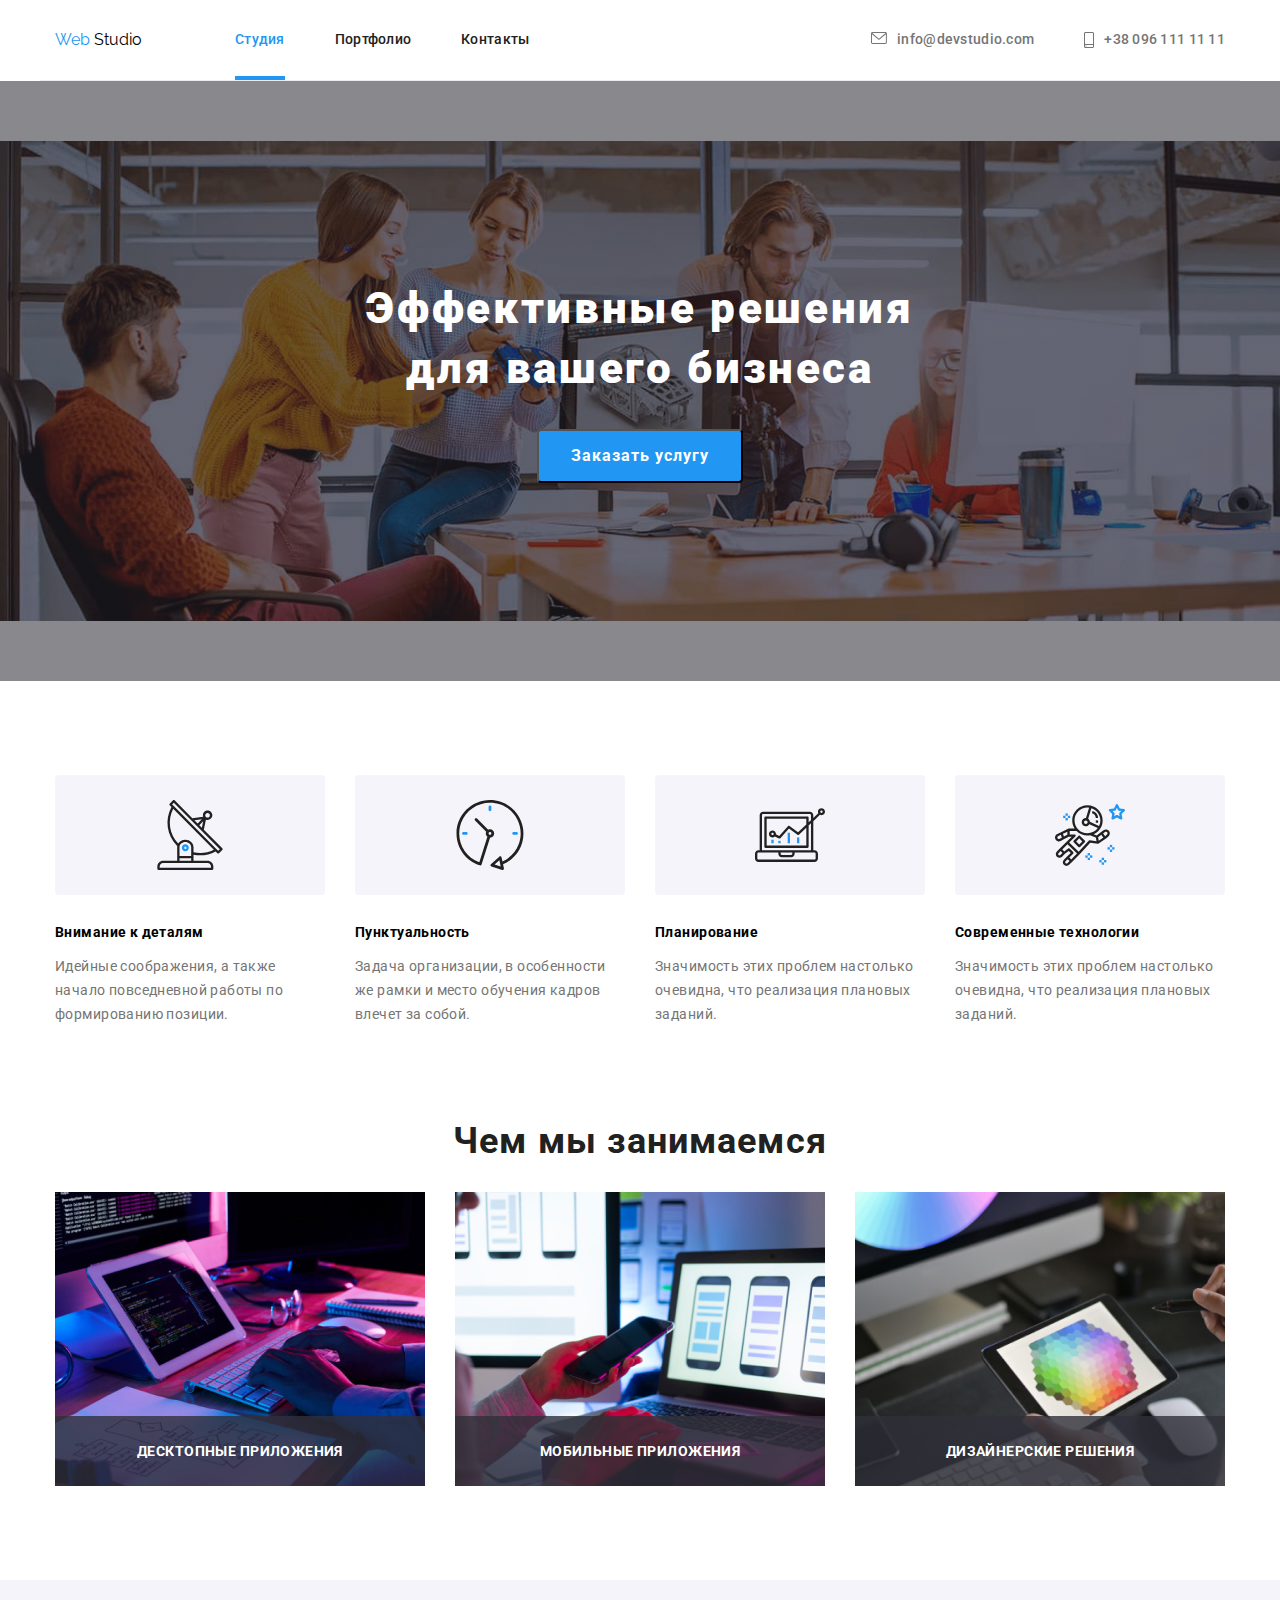
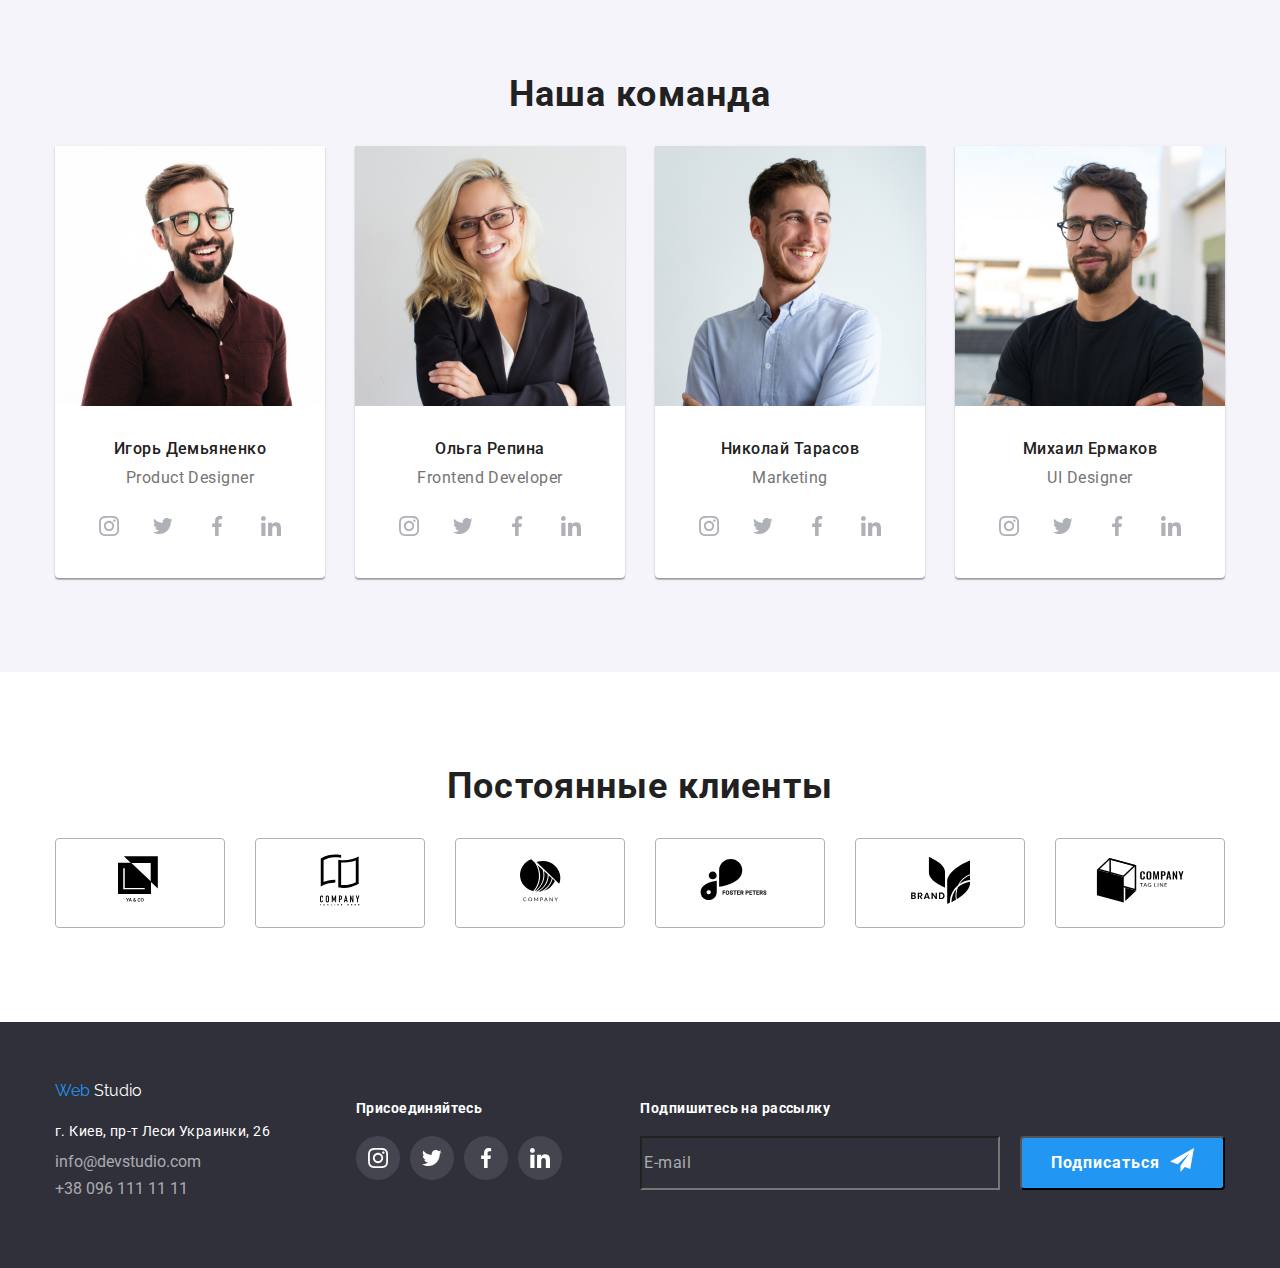
<file: index.html>
<!DOCTYPE html>
<html lang="ru">
    <head>
        <title>WebStudio</title>
        <link href="https://fonts.googleapis.com/css2?family=Raleway:wght@700&family=Roboto:wght@400;500;700;900&display=swap" rel="stylesheet">
        <link
        rel="stylesheet"
        href="https://cdnjs.cloudflare.com/ajax/libs/modern-normalize/1.0.0/modern-normalize.min.css"/>
        <link rel="stylesheet" href="./css/main.min.css"/>
    </head>
    <body>
        <header>
            <nav class="container main-nav">
              <a href="./index.html"class="logo">
                <span class="logo-primary">Web</span>
                <span class="logo-black">Studio</span></a>
                <ul class="menu list" >
                 <li class="item"><a href=""class="current">Студия</a></li>
                 <li class="item"><a href="./portfolio.html">Портфолио</a></li>
                 <li class="item"><a href="">Контакты</a></li>                
               </ul>
               <ul class="info-contacts list">
                    <li class="item"><a href="mailto:info@devstudio.com"class="icon"><svg class="envelope link-icon"><use href="./images/icons/symbol-defs.svg#envelope"></use></svg>info@devstudio.com</a></li>
                    <li class="item"><a href="tel:+380961111111"class="icon-phone"><svg class="smartphone link-icon"><use href="./images/icons/symbol-defs.svg#smartphone"></use></svg>+38 096 111 11 11</a></li>
                </ul>
            </nav> 
        </header>
     <main>
            <section class="section-general">
             <div class="hero">
               <h1 class="title-white">Эффективные решения для вашего бизнеса</h1>
                <button type="button"class="button"data-modal-open>Заказать услугу</button>
            </div>                   
            </section>         
            <section class="section">
                <div class="container">
                    <h2 class="title visually-hidden">Наши преимущества</h2>
                    <ul class="advantages list">
                        <li class="item icon-antenna">
                            <h3 class="title-advantages">Внимание к деталям</h3>
                            <p class="text-grey">Идейные соображения, а также начало повседневной работы по формированию позиции.</p>
                        </li>
                        <li class="item icon-clock">
                            <h3 class="title-advantages">Пунктуальность</h3>
                            <p class="text-grey">Задача организации, в особенности же рамки и место обучения кадров влечет за собой.</p>
                        </li>
                        <li class="item icon-diagram">
                            <h3 class="title-advantages">Планирование</h3>
                            <p class="text-grey">Значимость этих проблем настолько очевидна, что реализация плановых заданий.</p>
                        </li>
                        <li class="item icon-astronaut">
                            <h3 class="title-advantages">Современные технологии</h3>
                            <p class="text-grey">Значимость этих проблем настолько очевидна, что реализация плановых заданий.</p>
                        </li>
                    </ul>
                </div>
         </section>
           <section class="section-work">
                <div class="container">
                    <h2 class="title">Чем мы занимаемся</h2>
                    <ul class="example list">
                        <li class="item"><div claSS="photo-work"><img src="./images/example1.jpg"alt="Пример"width="370">
                        <div class="application">
                            <p class="title-application">ДЕСКТОПНЫЕ ПРИЛОЖЕНИЯ</p>
                        </div></div></li>
                        <li class="item"><div claSS="photo-work"><img src="./images/example2.jpg"alt="Пример"width="370">
                            <div class="application">
                                <p class="title-application">МОБИЛЬНЫЕ ПРИЛОЖЕНИЯ</p>
                            </div></div></li>
                        <li class="item"><div claSS="photo-work"><img src="./images/example3.jpg"alt="Пример"width="370">
                            <div class="application">
                                <p class="title-application">ДИЗАЙНЕРСКИЕ РЕШЕНИЯ</p>
                            </div></div></li>               
                    </ul>
                </div>    
         </section>
          <section class="section section-team">
              <div class="container">
             <h2 class="title">Наша команда</h2>
              <ul class="team list">
                  <li class="text-team">
                      <img src="./images/team1.jpg"alt="Пример"width="270">
                     <h3 class="title-team">Игорь Демьяненко</h3>
                     <p class="profession">Product Designer</p>
                        <ul class="social list">
                            <li class="social-icons"><a class="social-icons-link" href="https://instagram.com/"target="_blank" rel="noopener noreferer"area-label="Instagram">
                                <svg class="social-icons-svg"><use href="./images/icons/symbol-defs.svg#instagram"></use></svg>
                                </a>
                            </li>
                            <li class="social-icons"><a class="social-icons-link" href="https://twitter.com/"target="_blank" rel="noopener noreferer" area-label="Twitter">
                                <svg class="social-icons-svg">
                                    <use href="./images/icons/symbol-defs.svg#twitter"></use>
                                </svg></a>
                            </li>
                            <li class="social-icons"><a class="social-icons-link" href="https://facebook.com/"target="_blank" rel="noopener noreferer" area-label="Facebook">
                                <svg class="social-icons-svg">
                                    <use href="./images/icons/symbol-defs.svg#facebook"></use>
                                </svg>
                            </a>
                            </li>
                            <li class="social-icons"><a class="social-icons-link" href="https://linkedin.com/" target="_blank"rel="noopener noreferer" area-label="Linkedin">
                                <svg class="social-icons-svg">
                                    <use href="./images/icons/symbol-defs.svg#linkedin"></use>
                                </svg></a>
                            </li>
                        </ul>
                 </li>
                 <li class="text-team">
                     <img src="./images/team2.jpg"alt="Пример"width="270">
                     <h3 class="title-team">Ольга Репина</h3>
                     <p class="profession">Frontend Developer</p>
                        <ul class="social list">
                            <li class="social-icons"><a class="social-icons-link" href="https://instagram.com/"target="_blank"rel="noopener noreferer"area-label="Instagram">
                                <svg class="social-icons-svg">
                                    <use href="./images/icons/symbol-defs.svg#instagram"></use>
                                </svg>
                            </a></li>
                            <li class="social-icons"><a class="social-icons-link" href="https://twitter.com/"target="_blank"rel="noopener noreferer"area-label="Twitter">
                                <svg class="social-icons-svg">
                                    <use href="./images/icons/symbol-defs.svg#twitter"></use>
                                </svg>
                            </a></li>
                            <li class="social-icons"><a class="social-icons-link" href="https://facebook.com/"target="_blank"rel="noopener noreferer"area-label="Facebook">
                                <svg class="social-icons-svg">
                                    <use href="./images/icons/symbol-defs.svg#facebook"></use>
                                </svg>
                            </a></li>
                            <li class="social-icons"><a class="social-icons-link" href="https://linkedin.com/"target="_blank"rel="noopener noreferer"area-label="Linkedin">
                                <svg class="social-icons-svg">
                                    <use href="./images/icons/symbol-defs.svg#linkedin"></use>
                                </svg>
                            </a></li>
                        </ul>
                 </li>
                 <li class="text-team">
                     <img src="./images/team3.jpg"alt="Пример"width="270">
                     <h3 class="title-team">Николай Тарасов</h3>
                     <p class="profession">Marketing</p>
                       <ul class="social list">
                            <li class="social-icons"><a class="social-icons-link" href="https://instagram.com/"target="_blank"rel="noopener noreferer"area-label="Instagram">
                                <svg class="social-icons-svg">
                                    <use href="./images/icons/symbol-defs.svg#instagram"></use>
                                </svg></a>
                            </li>
                            <li class="social-icons"><a class="social-icons-link" href="https://twitter.com/"target="_blank"rel="noopener noreferer"area-label="Twitter">
                                <svg class="social-icons-svg">
                                    <use href="./images/icons/symbol-defs.svg#twitter"></use>
                                </svg></a>
                            </li>
                            <li class="social-icons"><a class="social-icons-link" href="https://facebook.com/"target="_blank"rel="noopener noreferer"area-label="Facebook">
                                <svg class="social-icons-svg">
                                    <use href="./images/icons/symbol-defs.svg#facebook"></use>
                                </svg>
                            </a></li>
                            <li class="social-icons"><a class="social-icons-link" href="https://linkedin.com/"target="_blank"rel="noopener noreferer"area-label="Linkedin">
                                <svg class="social-icons-svg">
                                    <use href="./images/icons/symbol-defs.svg#linkedin"></use>
                                </svg>
                            </a></li>
                      </ul>
                 </li>
                  <li class="text-team">
                     <img src="./images/team4.jpg"alt="Пример"width="270">
                     <h3 class="title-team">Михаил Ермаков</h3>
                     <p class="profession">UI Designer</p>
                      <ul class="social list">
                            <li class="social-icons"><a class="social-icons-link" href="https://instagram.com/"target="_blank"rel="noopener noreferer"area-label="Instagram">
                                <svg class="social-icons-svg">
                                    <use href="./images/icons/symbol-defs.svg#instagram"></use>
                                </svg></a>
                            </li>
                            <li class="social-icons"><a class="social-icons-link" href="https://twitter.com/"target="_blank"rel="noopener noreferer"area-label="Twitter">
                                <svg class="social-icons-svg">
                                    <use href="./images/icons/symbol-defs.svg#twitter"></use>
                                </svg>
                            </a></li>
                            <li class="social-icons"><a class="social-icons-link" href="https://facebook.com/"target="_blank"rel="noopener noreferer"area-label="Facebook">
                                <svg class="social-icons-svg">
                                    <use href="./images/icons/symbol-defs.svg#facebook"></use></svg>
                            </a></li>
                            <li class="social-icons"><a class="social-icons-link" href="https://linkedin.com/"target="_blank"rel="noopener noreferer"area-label="Linkedin">
                                <svg  class="social-icons-svg">
                                    <use href="./images/icons/symbol-defs.svg#linkedin"></use>
                                </svg>
                            </a></li>
                      </ul>
                 </li>
              </ul>
            </div>       
          </section>
          <section class="section">
            <div class="container">
                <h2 class="title">Постоянные клиенты</h2>
                <ul class="client list">
                    <li class="item"><a class="client-link" href="">
                        <svg class="client-logo1 link-svg"><use href="./images/icons/symbol-defs.svg#logo1"></use></svg></a></li>
                    <li class="item"><a class="client-link" href="">
                        <svg class="client-logo2 link-svg"><use href="./images/icons/symbol-defs.svg#logo2"></use></svg></a></li>
                    <li class="item"><a class="client-link" href="">
                        <svg class="client-logo3 link-svg"><use href="./images/icons/symbol-defs.svg#logo3"></use></svg></a></li>
                    <li class="item"><a class="client-link" href="">
                        <svg class="client-logo4 link-svg"><use href="./images/icons/symbol-defs.svg#logo4"></use></svg>
                    </a></li>
                    <li class="item"><a class="client-link" href="">
                        <svg class="client-logo5 link-svg"><use href="./images/icons/symbol-defs.svg#logo5"></use></svg></a></li>
                    <li class="item"><a class="client-link" href="">
                        <svg class="client-logo6 link-svg"><use href="./images/icons/symbol-defs.svg#logo6"></use></svg></a></li>              
                </ul>
            </div>    
     </section>
     </main>
     <footer class="footer-black">
         <div class="container">
             <a href="./index.html"class="logo">
                <span class="logo-primary">Web</span>
                <span class="logo-white">Studio</span>
             </a>
                <div class="footer-connect">
                    <address class="address-contacts">
                        <p class="address">г. Киев, пр-т Леси Украинки, 26</p>
                        <ul class="contacts list">
                            <li><a href="mailto:info@devstudio.com">info@devstudio.com</a></li>
                            <li><a href="tel:+380961111111">+38 096 111 11 11</a></li>
                        </ul>
                    </address>
                        <div class="connect">
                            <span class="social-connect">Присоединяйтесь</span>
                            <ul class="social list">
                                <li class="footer-icons">
                                    <a class="footer-icons-link" href=""target="_blank"rel="noopener noreferer"area-label="Instagram">
                                    <svg class="footer-icons-svg">
                                        <use href="./images/icons/symbol-defs.svg#instagram"></use>
                                    </svg></a>
                                </li>
                                <li class="footer-icons">
                                    <a class="footer-icons-link" href=""target="_blank"rel="noopener noreferer"area-label="Twitter">
                                    <svg class="footer-icons-svg">
                                        <use href="./images/icons/symbol-defs.svg#twitter"></use>
                                    </svg></a>
                                </li>
                                <li class="footer-icons">
                                    <a class="footer-icons-link" href=""target="_blank"rel="noopener noreferer"area-label="Facebook">
                                    <svg class="footer-icons-svg">
                                        <use href="./images/icons/symbol-defs.svg#facebook"></use>
                                    </svg></a>
                                </li>
                                <li class="footer-icons">
                                    <a class="footer-icons-link" href=""target="_blank"rel="noopener noreferer"area-label="Linkedin">
                                    <svg class="footer-icons-svg"><use href="./images/icons/symbol-defs.svg#linkedin"></use>
                                    </svg></a>
                                </li>
                            </ul>
                        </div>
                        <div class="footer-post">
                            <span class="post">Подпишитесь на рассылку</span>
                            <form class="form-post">
                                <input type="email" class="post-input" name="mail"id="mail" placeholder="E-mail"/>
                                <button type="button" class='button-post'>Подписаться<span class="icon-post"></span></button>
                            </form>
                        </div>
                </div>
          </div>
     </footer>
     <div class="backdrop is-hidden"data-modal>
         <div class="modal">
              <div class="modal-form">
                    <p class="form-title">Оставьте свои данные, мы вам перезвоним</p>
                 <form class="form">
                        <div class="form-field">
                            <label for="name" class="form-label">Имя</label>
                            <input type="text" class="form-input" name="name"id="name" placeholder=" "/>
                            <svg class="form-icon-svg">
                                <use href="./images/icons/symbol-defs.svg#person-black"></use>
                            </svg>                                                                       
                        </div>
                        <div class="form-field">
                            <label for="tel" class="form-label">Телефон</label> 
                            <input type="tel" class="form-input" name="tel"id="tel" placeholder=" "/>
                            <svg class="form-icon-svg">
                                <use href="./images/icons/symbol-defs.svg#phone-black"></use>
                            </svg>                                                        
                        </div>
                      <div class="form-field">
                            <label for="mail" class="form-label">Почта</label> 
                            <input type="email" class="form-input" name="mail" id="mail" placeholder=" "/>
                            <svg class="form-icon-svg">
                                <use href="./images/icons/symbol-defs.svg#email-black"></use>
                            </svg>                                                   
                       </div>
                        <div class="form-field-comment">
                            <label for="comment" class="form-label-comment">Комментарий</label>
                            <textarea class="form-comment" name="comment" id="comment" rows="9" placeholder="Введите текст"></textarea>
                        </div>
                        <label class="label"><input class="checkbox checkbox-input" type="checkbox" />
                            <span class="checkbox-icon"></span>
                            <span class="form-agree">Соглашаюсь с рассылкой и принимаю</span><a class="contract-link"href=""><span class="contract">Условия договора</span></a></label>
                        <button type="submit" class="button-submit">Отправить</button>
                  </form>
               </div>
                <button type="button" class="button-close" data-modal-close>
                    <svg  class="icon-close-svg">
                        <use href="./images/icons/symbol-defs.svg#close-black"></use>
                    </svg> 
                </button>
         </div>
     </div>
            <script >
                const refs = {
                openModalBtn: document.querySelector('[data-modal-open]'),
                closeModalBtn: document.querySelector('[data-modal-close]'),
                modal: document.querySelector('[data-modal]'),
                };

                refs.openModalBtn.addEventListener('click', toggleModal);
                refs.closeModalBtn.addEventListener('click', toggleModal);

                function toggleModal() {
                refs.modal.classList.toggle('is-hidden');
                }
        </script>
 </body>
</html>
</file>
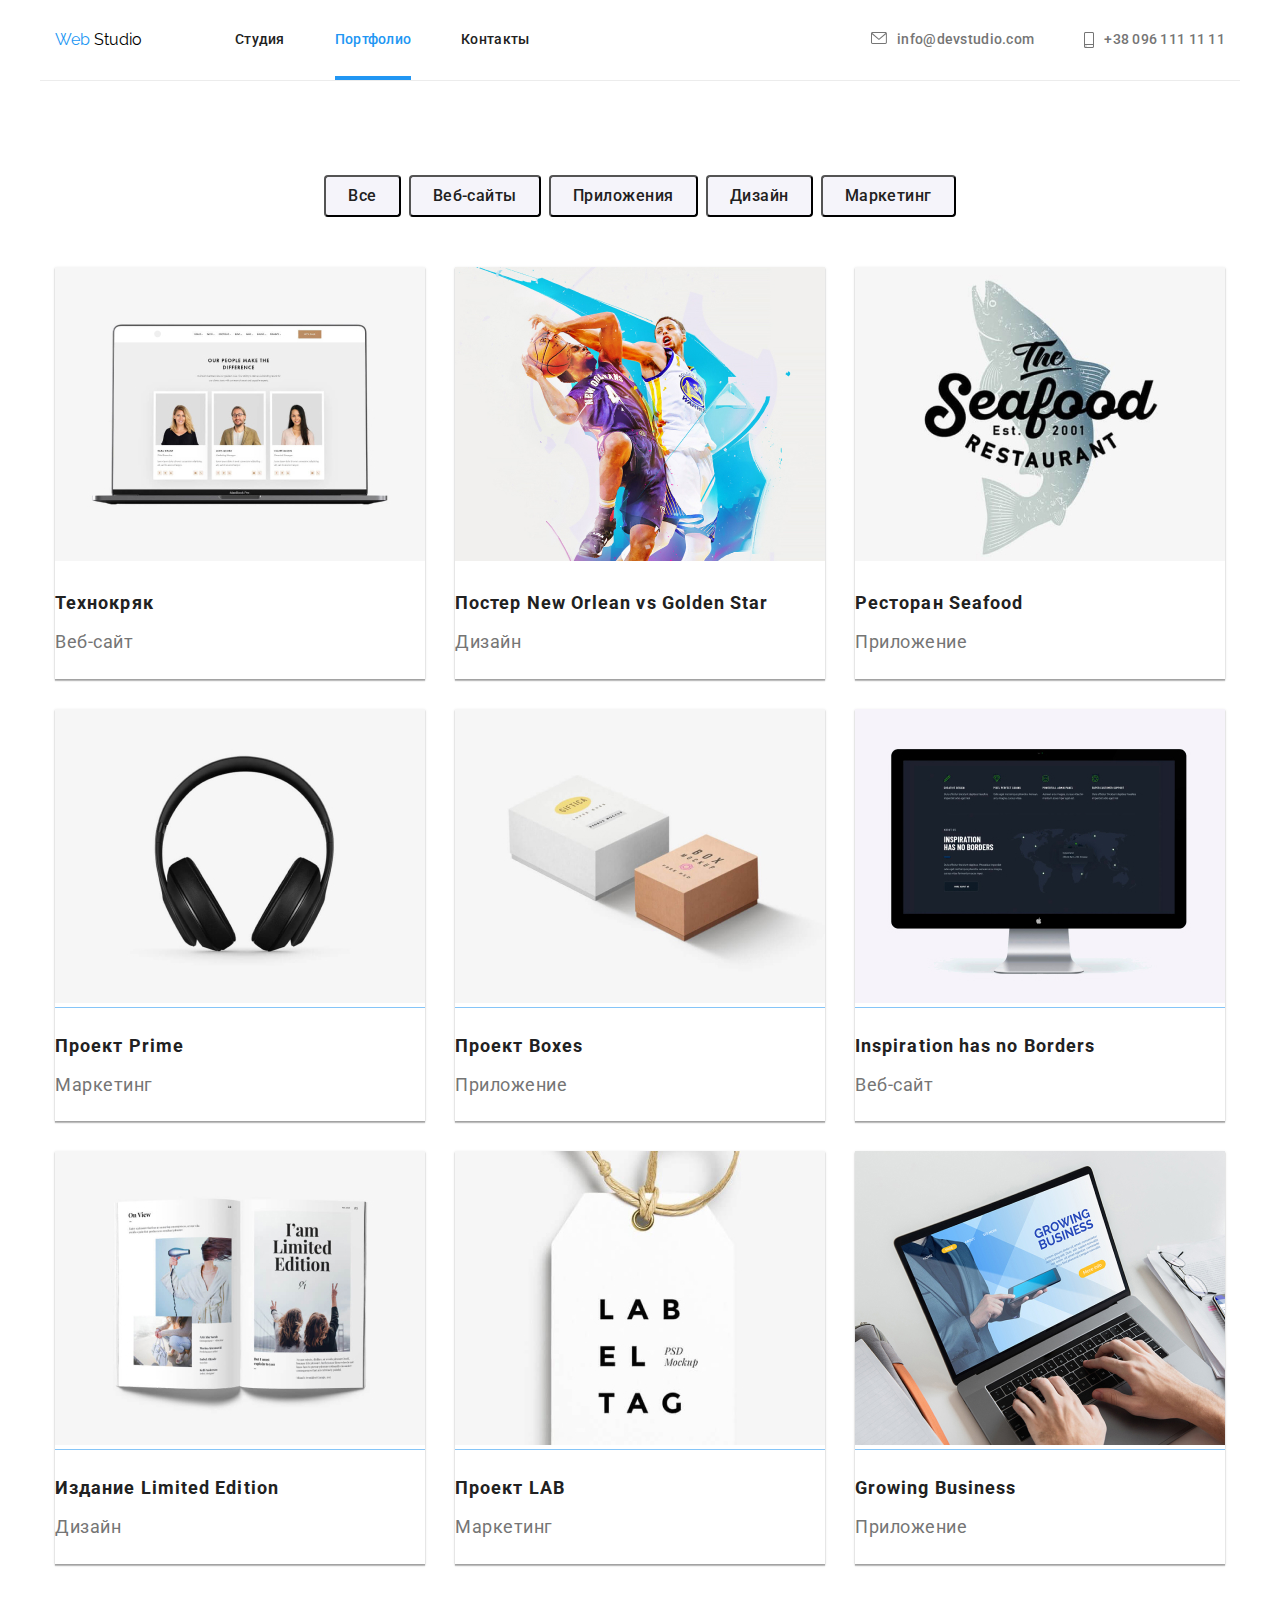
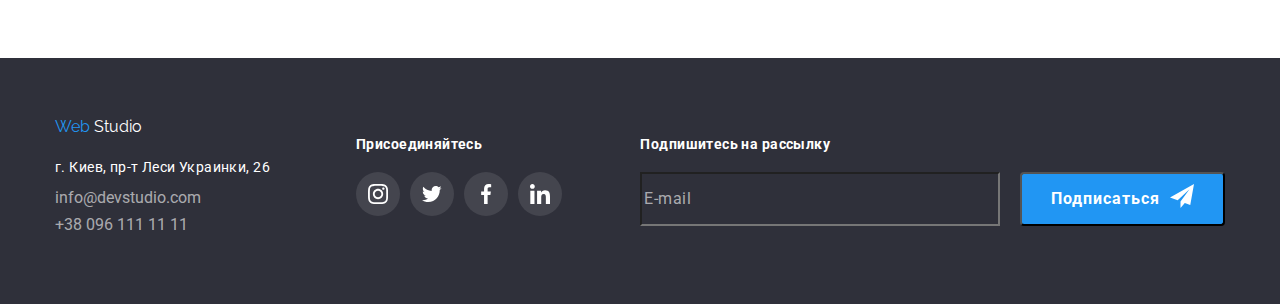
<file: portfolio.html>
<!DOCTYPE html>
<html lang="ru">
    <head>
        <title>WebStudio</title>
        <link href="https://fonts.googleapis.com/css2?family=Raleway:wght@700&family=Roboto:wght@400;500;700;900&display=swap" rel="stylesheet">
        <link
        rel="stylesheet"
        href="https://cdnjs.cloudflare.com/ajax/libs/modern-normalize/1.0.0/modern-normalize.min.css"/>
        <link rel="stylesheet" href="./css/portfolio.min.css"/>
    </head>
    <body>
        <header>
            <nav class="container main-nav">
              <a href="./index.html"class="logo">
                <span class="logo-primary">Web</span>
                <span class="logo-black">Studio</span>
              </a>
               <ul class="menu list">
                 <li class="item"><a href="./index.html">Студия</a></li>
                 <li class="item"><a href=""class="current">Портфолио</a></li>
                 <li class="item"><a href="">Контакты</a></li>                
               </ul>
               <ul class="info-contacts list">
                 <li class="item"><a href="mailto:info@devstudio.com"class="icon"><svg class="envelope link-icon"><use href="./images/icons/symbol-defs.svg#envelope"></use></svg>info@devstudio.com</a></li>
                 <li class="item"><a href="tel:+380961111111"class="icon-phone"><svg class="smartphone link-icon"><use href="./images/icons/symbol-defs.svg#smartphone"></use></svg>+38 096 111 11 11</a></li>
            </ul>
        </nav> 
        </header>
       <main>
              <div>
                  <section class="section">
                      <div class="container">
                          <h1 class="title-service visually-hidden">Сервис</h1>
                          <ul class="service list">
                                <li class="item"><button type="button"class="button-primary">Все</button></li>
                                <li class="item"><button type="button"class="button-primary">Веб-сайты</button></li>
                                <li class="item"><button type="button"class="button-primary">Приложения</button></li>
                                <li class="item"><button type="button"class="button-primary">Дизайн</button></li>
                                <li class="item"><button type="button"class="button-primary">Маркетинг</button></li>              
                            </ul>
                          <ul class="service-examples list">
                            <li class="item">
                                  <div class="text-project"><img src="./images/technokrak.jpg"alt="Технокряк"width="370">
                                        <div class="project-overlay">
                                            <div class="project"><p class="description">Технокряк это соременная площадка распространения коронавируса. Компании используют эту платформу для цифроого шпищнажа и атак на защищенные сервера конкурентов.</p></div>
                                       </div>
                                  </div>
                                  <h2 class="title-primary">Технокряк</h2>
                                  <p class="text-service">Веб-сайт</p>
                            </li>
                            <li class="item">
                              <div class="text-project"><img src="./images/poster.jpg"alt="Постер"width="370">
                                <div class="project-overlay">
                                  <div class="project"><p class="description">Технокряк это соременная площадка распространения коронавируса. Компании используют эту платформу для цифроого шпищнажа и атак на защищенные сервера конкурентов.</p></div>
                             </div>
                        </div>
                              <h2 class="title-primary">Постер New Orlean vs Golden Star</h2>
                              <p class="text-service">Дизайн</p>
                            </li>
                            <li class="item">
                              <div class="text-project"><img src="./images/restourant.jpg"alt="Ресторан"width="370">
                                <div class="project-overlay">
                                  <div class="project"><p class="description">Технокряк это соременная площадка распространения коронавируса. Компании используют эту платформу для цифроого шпищнажа и атак на защищенные сервера конкурентов.</p></div>
                             </div>
                        </div>
                              <h2 class="title-primary">Ресторан Seafood</h2>
                              <p class="text-service">Приложение</p>
                            </li>
                            <li class="item">
                              <div class="text-project"><img src="./images/project1.jpg"alt="Проект"width="370">
                                <div class="project-overlay">
                                  <div class="project"><p class="description">Технокряк это соременная площадка распространения коронавируса. Компании используют эту платформу для цифроого шпищнажа и атак на защищенные сервера конкурентов.</p></div>
                             </div>
                        </div>
                              <h2 class="title-primary">Проект Prime</h2>
                              <p class="text-service">Маркетинг</p>
                            </li>
                            <li class="item">
                              <div class="text-project"><img src="./images/project2.jpg"alt="Проект"width="370">
                                <div class="project-overlay">
                                  <div class="project"><p class="description">Технокряк это соременная площадка распространения коронавируса. Компании используют эту платформу для цифроого шпищнажа и атак на защищенные сервера конкурентов.</p></div>
                             </div>
                        </div>
                              <h2 class="title-primary">Проект Boxes</h2>
                              <p class="text-service">Приложение</p>
                            </li>
                            <li class="item">
                              <div class="text-project"><img src="./images/inspiration.jpg"alt="Вдохновение"width="370">
                                <div class="project-overlay">
                                  <div class="project"><p class="description">Технокряк это соременная площадка распространения коронавируса. Компании используют эту платформу для цифроого шпищнажа и атак на защищенные сервера конкурентов.</p></div>
                             </div>
                        </div>
                              <h2 class="title-primary">Inspiration has no Borders</h2>
                              <p class="text-service">Веб-сайт</p>
                            </li>
                            <li class="item">
                              <div class="text-project"><img src="./images/isdanie.jpg"alt="Издание"width="370">
                                <div class="project-overlay">
                                  <div class="project"><p class="description">Технокряк это соременная площадка распространения коронавируса. Компании используют эту платформу для цифроого шпищнажа и атак на защищенные сервера конкурентов.</p></div>
                             </div>
                        </div>
                              <h2 class="title-primary">Издание Limited Edition</h2>
                              <p class="text-service">Дизайн</p>
                            </li>
                            <li class="item">
                              <div class="text-project"><img src="./images/project3.jpg"alt="Проект"width="370">
                                <div class="project-overlay">
                                  <div class="project"><p class="description">Технокряк это соременная площадка распространения коронавируса. Компании используют эту платформу для цифроого шпищнажа и атак на защищенные сервера конкурентов.</p></div>
                             </div>
                        </div>
                              <h2 class="title-primary">Проект LAB</h2>
                              <p class="text-service">Маркетинг</p>
                            </li>
                            <li class="item">
                              <div class="text-project"><img src="./images/growing.jpg"alt="Рост бизнеса"width="370">
                                <div class="project-overlay">
                                  <div class="project"><p class="description">Технокряк это соременная площадка распространения коронавируса. Компании используют эту платформу для цифроого шпищнажа и атак на защищенные сервера конкурентов.</p></div>
                             </div>
                        </div>
                              <h2 class="title-primary">Growing Business</h2>
                              <p class="text-service">Приложение</p>
                            </li>
                          </ul>
                        </div>
                  </section>
              </div>
        </main>
        <footer class="footer-black">
            <div class="container">
                <a href="./index.html"class="logo">
                <span class="logo-primary">Web</span>
                <span class="logo-white">Studio</span></a>
                <div class="footer-connect">
                    <address class="address-contacts">
                        <p class="address">г. Киев, пр-т Леси Украинки, 26</p>
                        <ul class="contacts list">
                            <li><a href="mailto:info@devstudio.com">info@devstudio.com</a></li>
                            <li><a href="tel:+380961111111">+38 096 111 11 11</a></li>
                        </ul>
                    </address>
                    <div class="connect">
                      <span class="social-connect">Присоединяйтесь</span>
                      <ul class="social list">
                          <li class="footer-icons">
                              <a class="footer-icons-link" href=""target="_blank"rel="noopener noreferer"area-label="Instagram">
                              <svg class="footer-icons-svg">
                                  <use href="./images/icons/symbol-defs.svg#instagram"></use>
                              </svg></a>
                          </li>
                          <li class="footer-icons">
                              <a class="footer-icons-link" href=""target="_blank"rel="noopener noreferer"area-label="Twitter">
                              <svg class="footer-icons-svg">
                                  <use href="./images/icons/symbol-defs.svg#twitter"></use>
                              </svg></a>
                          </li>
                          <li class="footer-icons">
                              <a class="footer-icons-link" href=""target="_blank"rel="noopener noreferer"area-label="Facebook">
                              <svg class="footer-icons-svg">
                                  <use href="./images/icons/symbol-defs.svg#facebook"></use>
                              </svg></a>
                          </li>
                          <li class="footer-icons">
                              <a class="footer-icons-link" href=""target="_blank"rel="noopener noreferer"area-label="Linkedin">
                              <svg class="footer-icons-svg"><use href="./images/icons/symbol-defs.svg#linkedin"></use>
                              </svg></a>
                          </li>
                      </ul>
                  </div>
                  <div class="footer-post">
                    <span class="post">Подпишитесь на рассылку</span>
                    <form class="form-post">
                        <input type="email" class="post-input" name="mail"id="mail" placeholder="E-mail"/>
                        <button type="button" class='button-post'>Подписаться<span class="icon-post"></span></button>
                    </form>
                </div> 
                </div> 
             </div>
        </footer>
    </body>
</html>
</file>
<file: css/main.min.css>
html{box-sizing:border-box}*,*::before *::after{box-sizing:inherit}body{font-family:'Roboto', sans-serif}.list{margin:0;padding:0;list-style:none}.title{margin-top:0;margin-bottom:50;font-weight:700;font-size:36px;line-height:1.16;letter-spacing:0.03em;text-align:center;color:#212121}.container{padding-left:15px;padding-right:15px;width:1200px;margin-left:auto;margin-right:auto}.visually-hidden{position:absolute !important;clip:rect(1px 1px 1px 1px);clip:rect(1px, 1px, 1px, 1px);padding:0 !important;border:0 !important;height:1px !important;width:1px !important;overflow:hidden}.section{padding-top:94px;padding-bottom:94px}.social{display:flex;justify-content:center}.main-nav{display:flex;align-items:center;border-bottom:1px solid;border-color:#ECECEC}.logo{font-family:'Raleway', sans-serif;color:#2196F3;text-decoration:none}.logo-primary{color:#2196F3}.logo-black{color:#000000}.logo-white{color:#fff}.menu{display:flex;margin-left:93px}.menu .item:not(:last-child){margin-right:50px}.menu a.current::after{content:"";display:block;position:absolute;left:0;bottom:0;width:100%;height:4px;background-color:#2196F3}.menu a{display:block;position:relative;padding-top:32px;padding-bottom:32px;font-weight:500;font-size:14px;line-height:1.14;text-decoration:none;letter-spacing:0.02em;color:#212121;transition-property:color;transition-duration:250ms;transition-timing-function:cubic-bezier(0.4, 0, 0.2, 1)}.menu a:hover,.menu a:focus{color:#2196F3}.menu a.current{color:#2196F3}.info-contacts{display:flex;margin-left:auto}.info-contacts .item:not(:last-child){margin-right:50px}.info-contacts a{display:inline-flex;padding-top:32px;padding-bottom:32px;font-weight:500;font-size:14px;line-height:1.14;text-decoration:none;letter-spacing:0.02em;color:#757575;transition-property:color;transition-duration:250ms;transition-timing-function:cubic-bezier(0.4, 0, 0.2, 1)}.info-contacts a:hover .link-icon,.info-contacts a:focus .link-icon{fill:#2196F3}.info-contacts a:hover{color:#2196F3}.envelope{width:16px;height:12px;fill:#757575;margin-right:10px}.smartphone{width:10px;height:16px;fill:#757575;margin-right:10px}.section-general{max-width:1600px;height:600px;margin-left:auto;margin-right:auto;background-color:#c4c4c4;background-image:linear-gradient(to right, rgba(47,48,58,0.4), rgba(47,48,58,0.4)),url(../images/hero2.jpg);background-position:center;background-size:contain;background-repeat:no-repeat;text-align:center;display:flex;justify-content:center;align-items:center}.hero{max-width:696px;padding-left:50px;padding-right:50px}.title-white{display:block;margin-top:0;margin-bottom:30;font-weight:900;font-size:44px;line-height:1.36;text-align:center;letter-spacing:0.06em;color:#fff}.button{display:inline-block;padding:10px 32px;border-radius:4px;min-width:200px;font-weight:700;font-size:16px;line-height:1.88;letter-spacing:0.06em;color:#fff;background-color:#2196F3}.backdrop{position:fixed;top:0;left:0;width:100%;height:1024px;background-color:rgba(0,0,0,0.2);opacity:1}.backdrop.is-hidden{opacity:0;pointer-events:none}.backdrop.is-hidden .modal{transform:translate(-50%, -50%) scale(0.9)}.modal{position:absolute;min-width:528px;min-height:581px;top:50%;left:50%;transform:translate(-50%, -50%) scale(1);transition:transform 250ms cubic-bezier(0.4, 0, 0.2, 1);background-color:#fff;border-radius:4px;box-shadow:0px 1px 3px rgba(0,0,0,0.12),0px 1px 1px rgba(0,0,0,0.14),0px 2px 1px rgba(0,0,0,0.2)}.button-close{position:absolute;top:8px;right:8px;display:flex;justify-content:center;align-items:center;width:30px;height:30px;border-radius:50%;border:1px solid rgba(0,0,0,0.1);background-color:#fff}.button-close:hover .icon-close-svg{fill:#2196F3}.icon-close-svg{width:18px;height:18px;fill:#757575}.button-submit{display:block;margin-top:20px;margin-right:auto;margin-left:auto;margin-bottom:40px;padding:10px 55px;border-radius:4px;min-width:200px;font-weight:700;font-size:16px;line-height:1.88;letter-spacing:0.06em;color:#fff;background-color:#2196F3}.modal-form{margin-top:40px;margin-right:40px;margin-bottom:40px;margin-left:40px}.form{width:448px}.form-field{position:relative;margin-bottom:28px}.form-label{position:absolute;top:0;left:0;font-weight:400;font-size:12px;line-height:1.16;letter-spacing:0.01em;color:#757575;transform:translateY(-100%);transition:transform 250ms cubic-bezier(0.4, 0, 0.2, 1)}.form-field-comment{position:relative;margin-bottom:20px}.form-label-comment{position:absolute;top:0;left:0;font-weight:400;font-size:12px;line-height:1.16;letter-spacing:0.01em;color:#757575;transform:translateY(-100%);transition:transform 250ms cubic-bezier(0.4, 0, 0.2, 1)}.form-input{width:100%;margin:0;padding-top:14px;padding-bottom:14px;padding-left:42px;font:inherit;font-weight:400;font-size:12px;line-height:1.16;letter-spacing:0.01em;color:#757575;border-radius:3px;border:1px solid rgba(33,33,33,0.2);outline:none}.form-input:focus{border:1px solid #2196F3}.form-input:focus+.form-icon-svg{fill:#2196F3}.form-title{margin-bottom:30px;font-weight:700;font-size:20px;line-height:1.17;letter-spacing:0.03em;text-align:center;color:#212121}.form-comment{width:100%;margin-top:0;font-weight:400;font-size:12px;line-height:1.16;letter-spacing:0.01em;border-radius:3px;border:1px solid rgba(33,33,33,0.2);color:#757575;outline:none;resize:none}.form-comment::placeholder{color:rgba(117,117,117,0.5)}.form-comment:focus{border:1px solid #2196F3}.form-agree{margin-top:0;margin-bottom:30px;margin-right:10px;margin-bottom:0;color:#757575}.form-icon-svg{position:absolute;top:50%;left:15px;width:18px;height:18px;transform:translateY(-50%)}.checkbox{-webkit-appearance:none;-moz-appearance:none;appearance:none;position:absolute}.label{display:flex;align-items:center;font-weight:400;font-size:14px;line-height:1.71;letter-spacing:0.03em}.checkbox-icon{display:inline-block;width:15px;height:15px;margin-right:10px;border-radius:2px;border:1px solid #000000}.checkbox:checked+.checkbox-icon{border-color:#2196F3;background-color:#2196F3;background-image:url(../images/icons/iconcheck.svg);background-size:contain;background-origin:border-box}.contract{color:#2196F3;text-decoration:underline}.contract-link{text-decoration:none}.advantages{display:flex}.advantages .item{min-width:270px}.advantages .item:not(:last-child){margin-right:30px}.advantages .item::before{content:"";display:block;height:120px}.icon-antenna::before{background-image:url("../images/antenna.svg")}.icon-clock::before{background-image:url("../images/clock.svg")}.icon-diagram::before{background-image:url("../images/diagram.svg")}.icon-astronaut::before{background-image:url("../images/astronaut.svg")}.text-grey{margin-top:10;margin-bottom:0;font-size:14px;line-height:1.71;letter-spacing:0.03em;color:#757575}.title-advantages{margin-top:30px;margin-bottom:0;font-weight:700;font-size:14px;line-height:1.14;letter-spacing:0.03em}.section-work{padding-top:0;padding-bottom:94px}.example{display:flex}.example .item:not(:last-child){margin-right:30px}.photo-work{position:relative;display:flex}.application{bottom:0;position:absolute;display:block;margin-top:0;height:70PX;width:100%;background-color:rgba(47,48,58,0.8)}.title-application{padding-top:27px;padding-bottom:27px;margin-top:0;margin-bottom:0;font-style:normal;font-weight:700;font-size:14px;line-height:1.17;letter-spacing:0.03em;text-align:center;color:#fff}.section-team{background-color:#F5F4FA}.team{display:flex}.team .text-team:not(:last-child){margin-right:30px}.text-team{padding-bottom:30px;background-color:#fff;border-radius:0px 0px 4px 4px;box-shadow:0px 1px 3px rgba(0,0,0,0.12),0px 1px 1px rgba(0,0,0,0.14),0px 2px 1px rgba(0,0,0,0.2)}.text-team:hover{box-shadow:0px 1px 3px #2196F3,0px 1px 1px #2196F3,0px 2px 1px #2196F3}.title-team{margin-top:30px;margin-bottom:10px;font-weight:500;font-size:16px;line-height:1.17;letter-spacing:0.03em;text-align:center;color:#212121}.profession{margin-top:0px;margin-bottom:16px;font-size:16px;line-height:1.18;text-align:center;letter-spacing:0.03em;color:#757575}.social-icons:not(:last-child){margin-right:10px}.social-icons-svg{width:20px;height:20px;fill:#AFB1B8}.social-icons-link{width:44px;height:44px;display:flex;justify-content:center;align-items:center;background-color:#fff;border-radius:50%;transition-property:all;transition-duration:250ms;transition-timing-function:cubic-bezier(0.4, 0, 0.2, 1)}.social-icons-link:hover .social-icons-svg,.social-icons-link:focus .social-icons-svg{fill:#fff}.social-icons-link:hover{background-color:#2196F3}.client{display:flex}.client .item{display:flex;justify-content:center;align-items:center;min-width:170px;height:90px;border:1px solid;border-radius:4px;border-color:#AFB1B8}.client .item:not(:last-child){margin-right:30px}.client-logo1{width:44px;height:49px}.client-logo2{width:40px;height:52px}.client-logo3{width:41px;height:43px}.client-logo4{width:80px;height:42px}.client-logo5{width:59px;height:47px}.client-logo6{width:89px;height:45px}.client-link:hover .link-svg,.client-link:focus .link-svg{fill:#2196F3}.footer-black{padding-top:60px;padding-bottom:60px;background-color:#2F303A}.address{margin-top:20px;margin-bottom:9px;font-style:normal;font-size:14px;line-height:1.71;letter-spacing:0.03em;color:#fff}.address-contacts{display:block;width:231px}.contacts a{font-style:normal;text-decoration:none;color:rgba(255,255,255,0.6);transition-property:color;transition-duration:250ms;transition-timing-function:cubic-bezier(0.4, 0, 0.2, 1)}.contacts li{margin-bottom:9px}.contacts a:hover{color:#2196F3}.footer-connect{display:flex}.connect{display:block;margin-left:70px;margin-right:auto;min-width:206px;height:80px}.social-connect{display:block;margin-bottom:20px;font-style:normal;font-weight:700;font-size:14px;line-height:1.17;letter-spacing:0.03em;color:#fff}.footer-icons-svg{width:20px;height:20px;fill:#fff}.footer-icons:not(:last-child){margin-right:10px}.footer-icons-link{width:44px;height:44px;display:flex;justify-content:center;align-items:center;background-color:rgba(255,255,255,0.1);border-radius:50%;transition-property:all;transition-duration:250ms;transition-timing-function:cubic-bezier(0.4, 0, 0.2, 1)}.footer-icons-link:hover .footer-icons-svg,.footer-icons-link:focus .footer-icons-svg{fill:#fff}.footer-icons-link:hover{background-color:#2196F3}.post{display:block;margin-bottom:20px;font-style:normal;font-weight:700;font-size:14px;line-height:1.17;letter-spacing:0.03em;color:#fff}.form-post{display:flex}.button-post{display:inline-flex;margin-left:20px;padding:10px 29px;border-radius:4px;min-width:200px;font-weight:700;font-size:16px;line-height:1.88;letter-spacing:0.06em;color:#fff;background-color:#2196F3}.icon-post{margin-left:10px;width:24px;height:24px;background-image:url(../images/icons/iconsend2.svg)}.post-input{outline:none;width:360px;font-weight:400;font-size:16px;line-height:1.25;letter-spacing:0.03em;background-color:transparent}.post-input:focus{color:#000000;background-color:#fff}.post-input::placeholder{color:rgba(255,255,255,0.6)}
/*# sourceMappingURL=main.min.css.map */
</file>
<file: css/portfolio.min.css>
html{box-sizing:border-box}*,*::before *::after{box-sizing:inherit}body{font-family:'Roboto', sans-serif}.list{margin:0;padding:0;list-style:none}.title{margin-top:0;margin-bottom:50;font-weight:700;font-size:36px;line-height:1.16;letter-spacing:0.03em;text-align:center;color:#212121}.container{padding-left:15px;padding-right:15px;width:1200px;margin-left:auto;margin-right:auto}.visually-hidden{position:absolute !important;clip:rect(1px 1px 1px 1px);clip:rect(1px, 1px, 1px, 1px);padding:0 !important;border:0 !important;height:1px !important;width:1px !important;overflow:hidden}.section{padding-top:94px;padding-bottom:94px}.social{display:flex;justify-content:center}.main-nav{display:flex;align-items:center;border-bottom:1px solid;border-color:#ECECEC}.logo{font-family:'Raleway', sans-serif;color:#2196F3;text-decoration:none}.logo-primary{color:#2196F3}.logo-black{color:#000000}.logo-white{color:#fff}.menu{display:flex;margin-left:93px}.menu .item:not(:last-child){margin-right:50px}.menu a.current::after{content:"";display:block;position:absolute;left:0;bottom:0;width:100%;height:4px;background-color:#2196F3}.menu a{display:block;position:relative;padding-top:32px;padding-bottom:32px;font-weight:500;font-size:14px;line-height:1.14;text-decoration:none;letter-spacing:0.02em;color:#212121;transition-property:color;transition-duration:250ms;transition-timing-function:cubic-bezier(0.4, 0, 0.2, 1)}.menu a:hover,.menu a:focus{color:#2196F3}.menu a.current{color:#2196F3}.info-contacts{display:flex;margin-left:auto}.info-contacts .item:not(:last-child){margin-right:50px}.info-contacts a{display:inline-flex;padding-top:32px;padding-bottom:32px;font-weight:500;font-size:14px;line-height:1.14;text-decoration:none;letter-spacing:0.02em;color:#757575;transition-property:color;transition-duration:250ms;transition-timing-function:cubic-bezier(0.4, 0, 0.2, 1)}.info-contacts a:hover .link-icon,.info-contacts a:focus .link-icon{fill:#2196F3}.info-contacts a:hover{color:#2196F3}.envelope{width:16px;height:12px;fill:#757575;margin-right:10px}.smartphone{width:10px;height:16px;fill:#757575;margin-right:10px}.title-service{margin-top:0;margin-bottom:50px;font-weight:700;font-size:36px;line-height:1.16;letter-spacing:0.03em;text-align:center;color:#212121}.title-primary{margin-top:20px;margin-bottom:4px;font-weight:700;font-size:18px;line-height:2;letter-spacing:0.06em;color:#212121}.text-service{margin-top:0;margin-bottom:20px;font-weight:400;font-size:18px;line-height:1.88;letter-spacing:0.03em;color:#757575}.service{display:flex;margin-bottom:50px;justify-content:center}.service .item{margin-right:8px}.service .item:last-child{margin-right:0}.service-examples{display:flex;flex-wrap:wrap}.service-examples .item{margin-right:30px;margin-bottom:30px;box-shadow:0px 1px 3px rgba(0,0,0,0.12),0px 1px 1px rgba(0,0,0,0.14),0px 2px 1px rgba(0,0,0,0.2)}.service-examples .item:hover{box-shadow:0px 1px 3px #2196F3,0px 1px 1px #2196F3,0px 2px 1px #2196F3}.service-examples .item:nth-child(3n){margin-right:0}.service-examples .item:nth-last-child(-n+3){margin-bottom:0px}.text-project{position:relative;overflow:hidden}.project-overlay{position:absolute;top:0;left:0;width:100%;height:100%;background-color:rgba(33,150,243,0.9);transform:translateY(100%);transition:transform 250ms cubic-bezier(0.4, 0, 0.2, 1)}.project{display:flex;position:absolute;padding-top:63px;padding-right:24px;padding-bottom:63px;padding-left:24px}.description{margin-top:0;margin-bottom:0;font-weight:400;font-size:18px;line-height:1.55;letter-spacing:0.03em;color:#fff}.text-project:hover .project-overlay{transform:translateY(0)}.footer-black{padding-top:60px;padding-bottom:60px;background-color:#2F303A}.address{margin-top:20px;margin-bottom:9px;font-style:normal;font-size:14px;line-height:1.71;letter-spacing:0.03em;color:#fff}.address-contacts{display:block;width:231px}.contacts a{font-style:normal;text-decoration:none;color:rgba(255,255,255,0.6);transition-property:color;transition-duration:250ms;transition-timing-function:cubic-bezier(0.4, 0, 0.2, 1)}.contacts li{margin-bottom:9px}.contacts a:hover{color:#2196F3}.footer-connect{display:flex}.connect{display:block;margin-left:70px;margin-right:auto;min-width:206px;height:80px}.social-connect{display:block;margin-bottom:20px;font-style:normal;font-weight:700;font-size:14px;line-height:1.17;letter-spacing:0.03em;color:#fff}.footer-icons-svg{width:20px;height:20px;fill:#fff}.footer-icons:not(:last-child){margin-right:10px}.footer-icons-link{width:44px;height:44px;display:flex;justify-content:center;align-items:center;background-color:rgba(255,255,255,0.1);border-radius:50%;transition-property:all;transition-duration:250ms;transition-timing-function:cubic-bezier(0.4, 0, 0.2, 1)}.footer-icons-link:hover .footer-icons-svg,.footer-icons-link:focus .footer-icons-svg{fill:#fff}.footer-icons-link:hover{background-color:#2196F3}.post{display:block;margin-bottom:20px;font-style:normal;font-weight:700;font-size:14px;line-height:1.17;letter-spacing:0.03em;color:#fff}.form-post{display:flex}.button-post{display:inline-flex;margin-left:20px;padding:10px 29px;border-radius:4px;min-width:200px;font-weight:700;font-size:16px;line-height:1.88;letter-spacing:0.06em;color:#fff;background-color:#2196F3}.icon-post{margin-left:10px;width:24px;height:24px;background-image:url(../images/icons/iconsend2.svg)}.post-input{outline:none;width:360px;font-weight:400;font-size:16px;line-height:1.25;letter-spacing:0.03em;background-color:transparent}.post-input:focus{color:#000000;background-color:#fff}.post-input::placeholder{color:rgba(255,255,255,0.6)}.button-primary{padding:6px 22px;border-radius:4px;font-weight:500;font-size:16px;line-height:1.62;letter-spacing:0.03em;text-align:center;color:#212121;background-color:#F5F4FA;transition-property:all;transition-duration:250ms;transition-timing-function:cubic-bezier(0.4, 0, 0.2, 1)}.button-primary:hover,.button-primary:focus{color:#fff;background-color:#2196F3}
/*# sourceMappingURL=portfolio.min.css.map */
</file>
